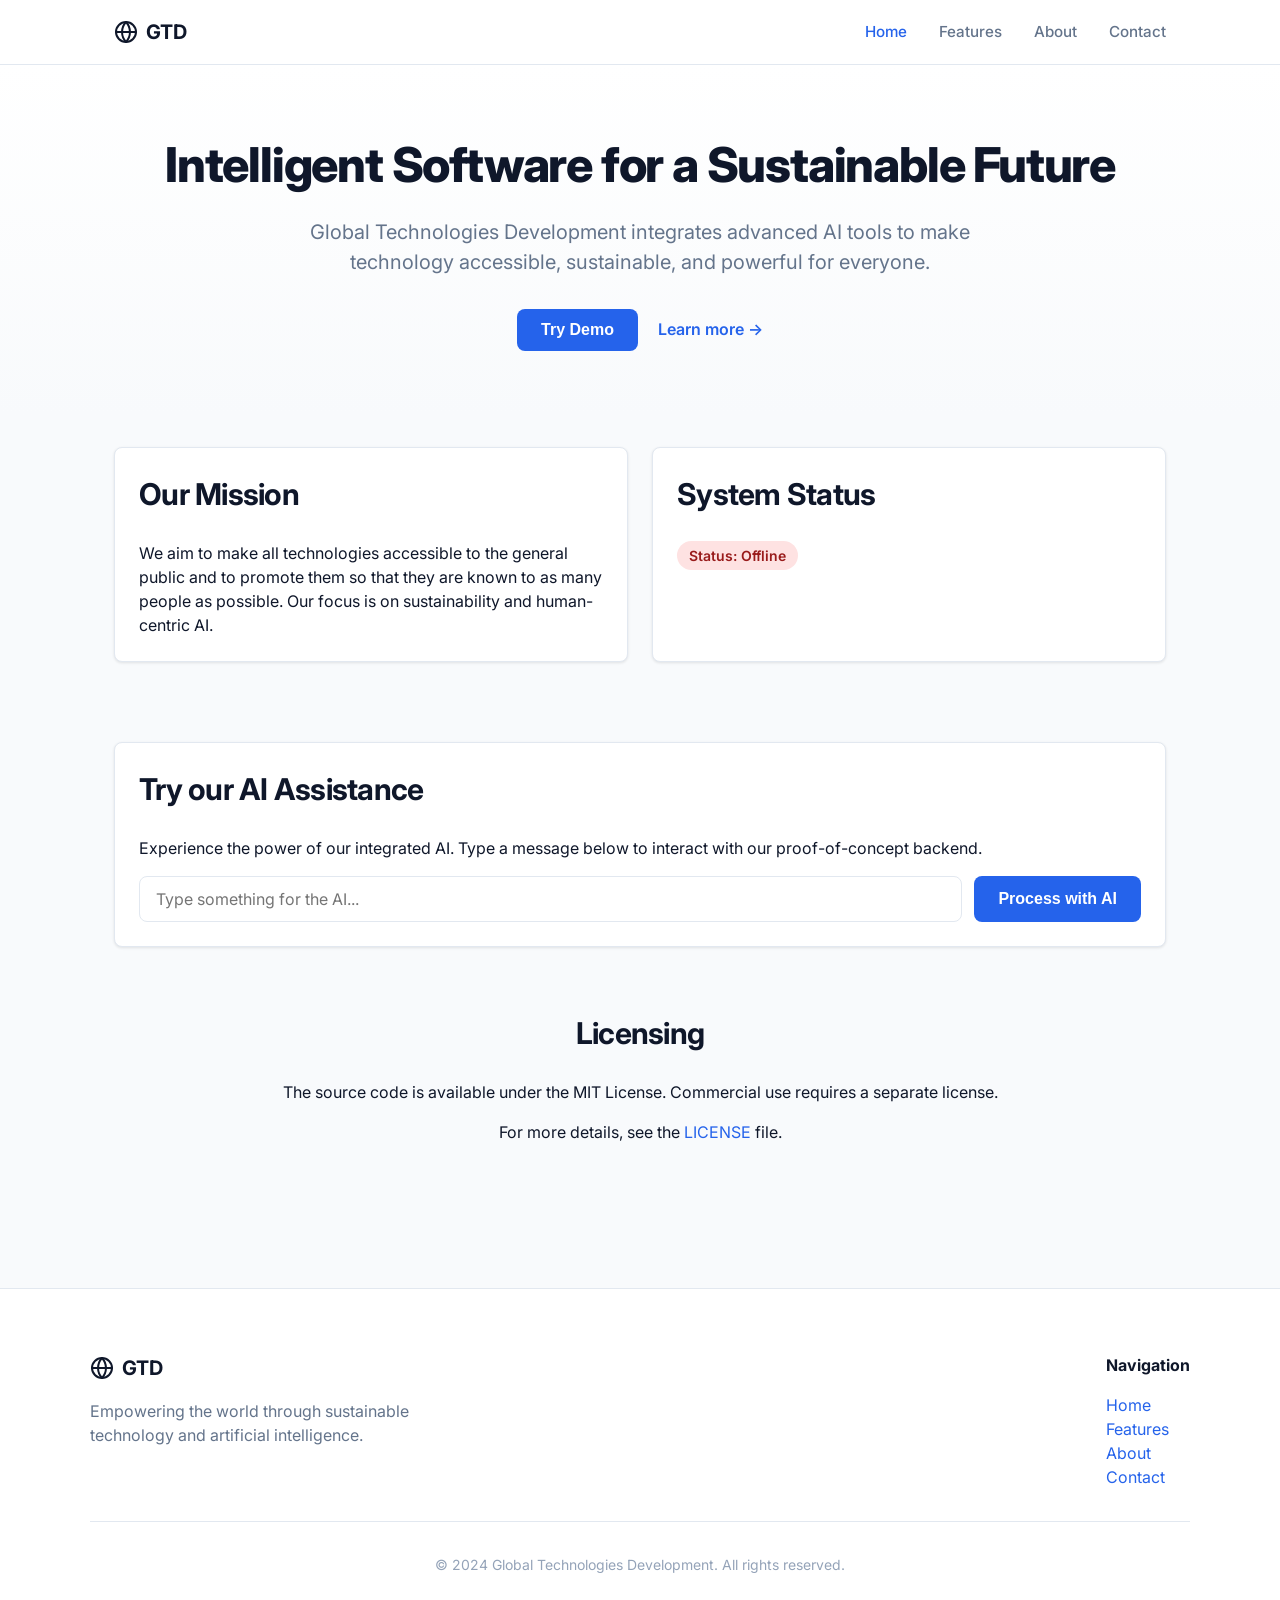
<file: index.html>
<!DOCTYPE html>
<html lang="en">
<head>
    <meta charset="UTF-8">
    <meta name="viewport" content="width=device-width, initial-scale=1.0">
    <title>Global Technologies Development - AI Power</title>
    <link rel="stylesheet" href="style.css">
</head>
<body>
    <nav>
        <div class="nav-container">
            <a href="index.html" class="logo">
                <svg width="24" height="24" viewBox="0 0 24 24" fill="none" stroke="currentColor" stroke-width="2" stroke-linecap="round" stroke-linejoin="round"><circle cx="12" cy="12" r="10"></circle><line x1="2" y1="12" x2="22" y2="12"></line><path d="M12 2a15.3 15.3 0 0 1 4 10 15.3 15.3 0 0 1-4 10 15.3 15.3 0 0 1-4-10 15.3 15.3 0 0 1 4-10z"></path></svg>
                GTD
            </a>
            <div class="nav-links">
                <a href="index.html" class="active">Home</a>
                <a href="features.html">Features</a>
                <a href="about.html">About</a>
                <a href="contact.html">Contact</a>
            </div>
        </div>
    </nav>

    <header class="hero">
        <h1>Intelligent Software for a Sustainable Future</h1>
        <p>Global Technologies Development integrates advanced AI tools to make technology accessible, sustainable, and powerful for everyone.</p>
        <div class="hero-actions">
            <a href="#demo"><button>Try Demo</button></a>
            <a href="features.html" style="margin-left: 1rem; font-weight: 600;">Learn more &rarr;</a>
        </div>
    </header>

    <main>
        <div class="grid">
            <section id="about" class="card">
                <h2>Our Mission</h2>
                <p>
                    We aim to make all technologies accessible to the general public and to promote them so that they are known to as many people as possible. Our focus is on sustainability and human-centric AI.
                </p>
            </section>

            <section id="ai-status" class="card">
                <h2>System Status</h2>
                <div id="backend-container">
                    <span id="backend-status" class="status-badge status-offline">Checking status...</span>
                </div>
                <p id="tf-version" style="margin-top: 1rem; font-size: 0.875rem; color: var(--muted);"></p>
            </section>
        </div>

        <section id="demo" class="card" style="margin-top: 2rem;">
            <h2>Try our AI Assistance</h2>
            <p>Experience the power of our integrated AI. Type a message below to interact with our proof-of-concept backend.</p>
            <div class="input-group">
                <input type="text" id="user-input" placeholder="Type something for the AI...">
                <button id="predict-btn">Process with AI</button>
            </div>
            <div id="prediction-container" style="margin-top: 1.5rem; display: none;">
                <p style="font-weight: 600; margin-bottom: 0.5rem;">AI Response:</p>
                <div id="prediction-result" class="card" style="background-color: var(--background); border-style: dashed;"></div>
            </div>
        </section>

        <section id="licensing" style="text-align: center; margin-top: 4rem;">
            <h2>Licensing</h2>
            <p>
                The source code is available under the MIT License. Commercial use requires a separate license.
            </p>
            <p style="margin-top: 1rem;">
                For more details, see the <a href="LICENSE">LICENSE</a> file.
            </p>
        </section>
    </main>

    <footer>
        <div class="footer-content">
            <div class="footer-info">
                <div class="logo">
                    <svg width="24" height="24" viewBox="0 0 24 24" fill="none" stroke="currentColor" stroke-width="2" stroke-linecap="round" stroke-linejoin="round"><circle cx="12" cy="12" r="10"></circle><line x1="2" y1="12" x2="22" y2="12"></line><path d="M12 2a15.3 15.3 0 0 1 4 10 15.3 15.3 0 0 1-4 10 15.3 15.3 0 0 1-4-10 15.3 15.3 0 0 1 4-10z"></path></svg>
                    GTD
                </div>
                <p>Empowering the world through sustainable technology and artificial intelligence.</p>
            </div>
            <div class="footer-links">
                <h4 style="margin-bottom: 1rem;">Navigation</h4>
                <ul style="list-style: none;">
                    <li><a href="index.html">Home</a></li>
                    <li><a href="features.html">Features</a></li>
                    <li><a href="about.html">About</a></li>
                    <li><a href="contact.html">Contact</a></li>
                </ul>
            </div>
        </div>
        <div class="footer-bottom">
            <p>&copy; 2024 Global Technologies Development. All rights reserved.</p>
        </div>
    </footer>
    <script src="frontend/js/main.js"></script>
</body>
</html>
</file>
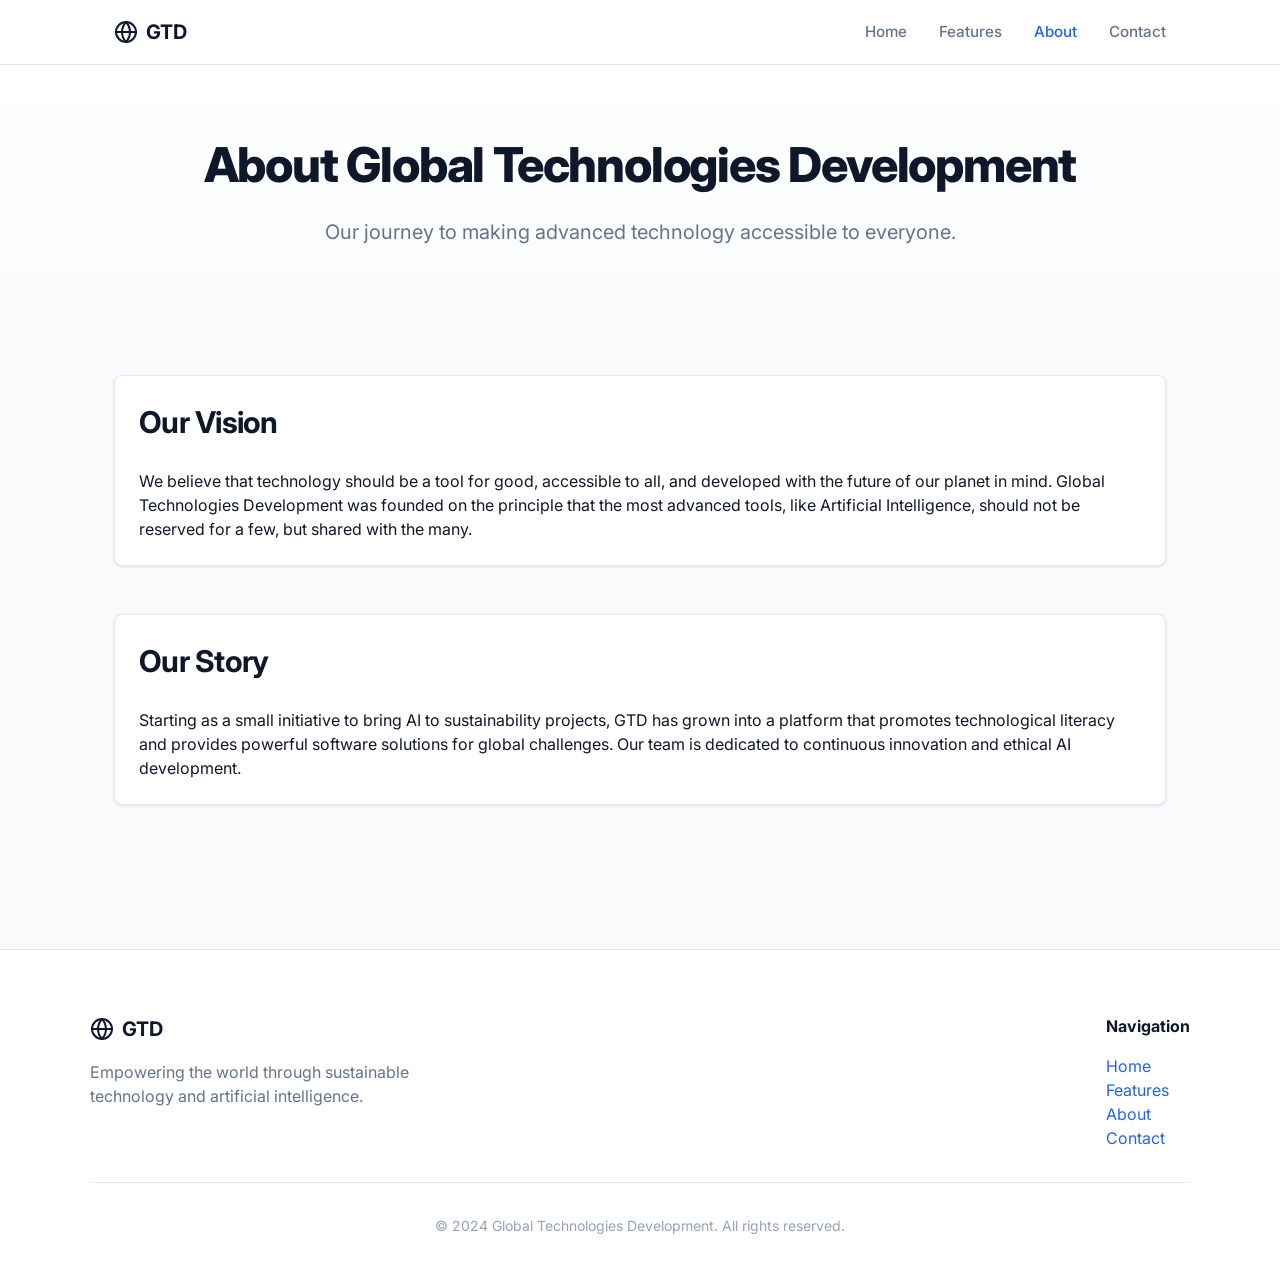
<file: about.html>
<!DOCTYPE html>
<html lang="en">
<head>
    <meta charset="UTF-8">
    <meta name="viewport" content="width=device-width, initial-scale=1.0">
    <title>About Us - Global Technologies Development</title>
    <link rel="stylesheet" href="style.css">
</head>
<body>
    <nav>
        <div class="nav-container">
            <a href="index.html" class="logo">
                <svg width="24" height="24" viewBox="0 0 24 24" fill="none" stroke="currentColor" stroke-width="2" stroke-linecap="round" stroke-linejoin="round"><circle cx="12" cy="12" r="10"></circle><line x1="2" y1="12" x2="22" y2="12"></line><path d="M12 2a15.3 15.3 0 0 1 4 10 15.3 15.3 0 0 1-4 10 15.3 15.3 0 0 1-4-10 15.3 15.3 0 0 1 4-10z"></path></svg>
                GTD
            </a>
            <div class="nav-links">
                <a href="index.html">Home</a>
                <a href="features.html">Features</a>
                <a href="about.html" class="active">About</a>
                <a href="contact.html">Contact</a>
            </div>
        </div>
    </nav>

    <header class="hero">
        <h1>About Global Technologies Development</h1>
        <p>Our journey to making advanced technology accessible to everyone.</p>
    </header>

    <main>
        <section class="card">
            <h2>Our Vision</h2>
            <p>We believe that technology should be a tool for good, accessible to all, and developed with the future of our planet in mind. Global Technologies Development was founded on the principle that the most advanced tools, like Artificial Intelligence, should not be reserved for a few, but shared with the many.</p>
        </section>

        <section class="card">
            <h2>Our Story</h2>
            <p>Starting as a small initiative to bring AI to sustainability projects, GTD has grown into a platform that promotes technological literacy and provides powerful software solutions for global challenges. Our team is dedicated to continuous innovation and ethical AI development.</p>
        </section>
    </main>

    <footer>
        <div class="footer-content">
            <div class="footer-info">
                <div class="logo">
                    <svg width="24" height="24" viewBox="0 0 24 24" fill="none" stroke="currentColor" stroke-width="2" stroke-linecap="round" stroke-linejoin="round"><circle cx="12" cy="12" r="10"></circle><line x1="2" y1="12" x2="22" y2="12"></line><path d="M12 2a15.3 15.3 0 0 1 4 10 15.3 15.3 0 0 1-4 10 15.3 15.3 0 0 1-4-10 15.3 15.3 0 0 1 4-10z"></path></svg>
                    GTD
                </div>
                <p>Empowering the world through sustainable technology and artificial intelligence.</p>
            </div>
            <div class="footer-links">
                <h4 style="margin-bottom: 1rem;">Navigation</h4>
                <ul style="list-style: none;">
                    <li><a href="index.html">Home</a></li>
                    <li><a href="features.html">Features</a></li>
                    <li><a href="about.html">About</a></li>
                    <li><a href="contact.html">Contact</a></li>
                </ul>
            </div>
        </div>
        <div class="footer-bottom">
            <p>&copy; 2024 Global Technologies Development. All rights reserved.</p>
        </div>
    </footer>
    <script src="frontend/js/main.js"></script>
</body>
</html>
</file>
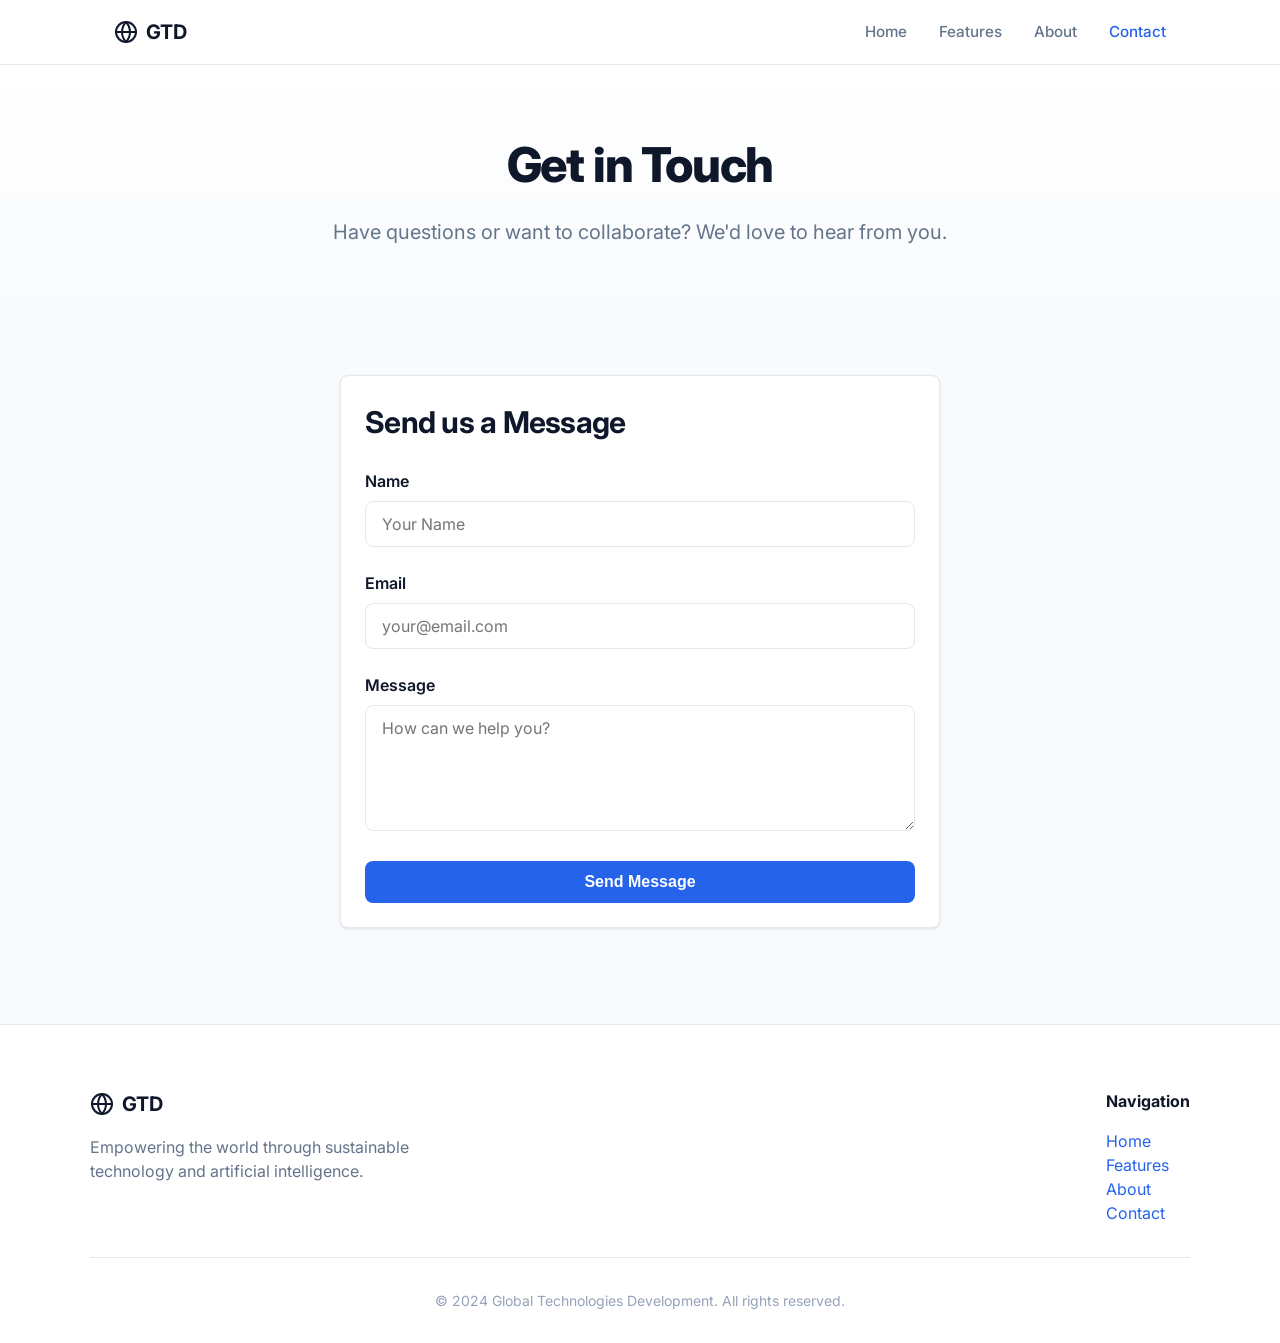
<file: contact.html>
<!DOCTYPE html>
<html lang="en">
<head>
    <meta charset="UTF-8">
    <meta name="viewport" content="width=device-width, initial-scale=1.0">
    <title>Contact Us - Global Technologies Development</title>
    <link rel="stylesheet" href="style.css">
</head>
<body>
    <nav>
        <div class="nav-container">
            <a href="index.html" class="logo">
                <svg width="24" height="24" viewBox="0 0 24 24" fill="none" stroke="currentColor" stroke-width="2" stroke-linecap="round" stroke-linejoin="round"><circle cx="12" cy="12" r="10"></circle><line x1="2" y1="12" x2="22" y2="12"></line><path d="M12 2a15.3 15.3 0 0 1 4 10 15.3 15.3 0 0 1-4 10 15.3 15.3 0 0 1-4-10 15.3 15.3 0 0 1 4-10z"></path></svg>
                GTD
            </a>
            <div class="nav-links">
                <a href="index.html">Home</a>
                <a href="features.html">Features</a>
                <a href="about.html">About</a>
                <a href="contact.html" class="active">Contact</a>
            </div>
        </div>
    </nav>

    <header class="hero">
        <h1>Get in Touch</h1>
        <p>Have questions or want to collaborate? We'd love to hear from you.</p>
    </header>

    <main>
        <section class="card" style="max-width: 600px; margin: 0 auto;">
            <h2>Send us a Message</h2>
            <form id="contact-form">
                <div style="margin-bottom: 1.5rem;">
                    <label for="name" style="display: block; margin-bottom: 0.5rem; font-weight: 600;">Name</label>
                    <input type="text" id="name" placeholder="Your Name" required>
                </div>
                <div style="margin-bottom: 1.5rem;">
                    <label for="email" style="display: block; margin-bottom: 0.5rem; font-weight: 600;">Email</label>
                    <input type="email" id="email" placeholder="your@email.com" required>
                </div>
                <div style="margin-bottom: 1.5rem;">
                    <label for="message" style="display: block; margin-bottom: 0.5rem; font-weight: 600;">Message</label>
                    <textarea id="message" rows="5" placeholder="How can we help you?" style="width: 100%; padding: 0.75rem 1rem; border: 1px solid var(--border); border-radius: var(--radius); font-family: inherit; font-size: 1rem;"></textarea>
                </div>
                <button type="submit" style="width: 100%;">Send Message</button>
            </form>
            <div id="form-feedback" style="margin-top: 1rem; display: none;" class="card">
                <p style="color: var(--accent); font-weight: 600;">Thank you! Your message has been sent.</p>
            </div>
        </section>
    </main>

    <footer>
        <div class="footer-content">
            <div class="footer-info">
                <div class="logo">
                    <svg width="24" height="24" viewBox="0 0 24 24" fill="none" stroke="currentColor" stroke-width="2" stroke-linecap="round" stroke-linejoin="round"><circle cx="12" cy="12" r="10"></circle><line x1="2" y1="12" x2="22" y2="12"></line><path d="M12 2a15.3 15.3 0 0 1 4 10 15.3 15.3 0 0 1-4 10 15.3 15.3 0 0 1-4-10 15.3 15.3 0 0 1 4-10z"></path></svg>
                    GTD
                </div>
                <p>Empowering the world through sustainable technology and artificial intelligence.</p>
            </div>
            <div class="footer-links">
                <h4 style="margin-bottom: 1rem;">Navigation</h4>
                <ul style="list-style: none;">
                    <li><a href="index.html">Home</a></li>
                    <li><a href="features.html">Features</a></li>
                    <li><a href="about.html">About</a></li>
                    <li><a href="contact.html">Contact</a></li>
                </ul>
            </div>
        </div>
        <div class="footer-bottom">
            <p>&copy; 2024 Global Technologies Development. All rights reserved.</p>
        </div>
    </footer>
    <script>
        document.getElementById('contact-form').addEventListener('submit', (e) => {
            e.preventDefault();
            document.getElementById('contact-form').style.display = 'none';
            document.getElementById('form-feedback').style.display = 'block';
        });
    </script>
    <script src="frontend/js/main.js"></script>
</body>
</html>
</file>
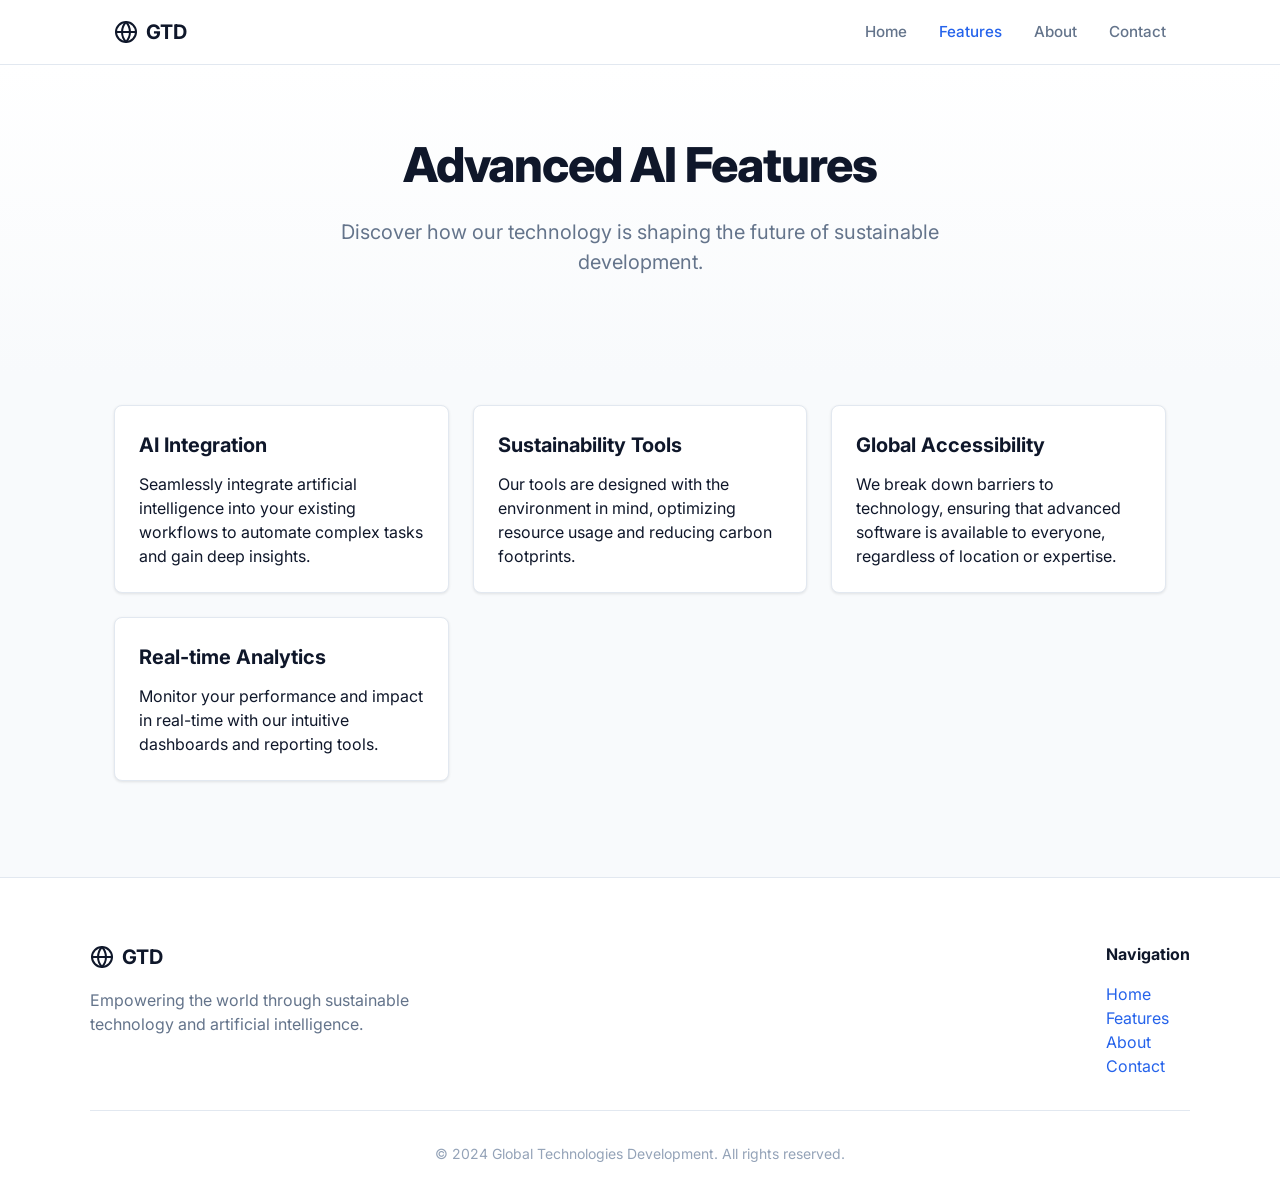
<file: features.html>
<!DOCTYPE html>
<html lang="en">
<head>
    <meta charset="UTF-8">
    <meta name="viewport" content="width=device-width, initial-scale=1.0">
    <title>Features - Global Technologies Development</title>
    <link rel="stylesheet" href="style.css">
</head>
<body>
    <nav>
        <div class="nav-container">
            <a href="index.html" class="logo">
                <svg width="24" height="24" viewBox="0 0 24 24" fill="none" stroke="currentColor" stroke-width="2" stroke-linecap="round" stroke-linejoin="round"><circle cx="12" cy="12" r="10"></circle><line x1="2" y1="12" x2="22" y2="12"></line><path d="M12 2a15.3 15.3 0 0 1 4 10 15.3 15.3 0 0 1-4 10 15.3 15.3 0 0 1-4-10 15.3 15.3 0 0 1 4-10z"></path></svg>
                GTD
            </a>
            <div class="nav-links">
                <a href="index.html">Home</a>
                <a href="features.html" class="active">Features</a>
                <a href="about.html">About</a>
                <a href="contact.html">Contact</a>
            </div>
        </div>
    </nav>

    <header class="hero">
        <h1>Advanced AI Features</h1>
        <p>Discover how our technology is shaping the future of sustainable development.</p>
    </header>

    <main>
        <div class="grid">
            <div class="card">
                <h3>AI Integration</h3>
                <p>Seamlessly integrate artificial intelligence into your existing workflows to automate complex tasks and gain deep insights.</p>
            </div>
            <div class="card">
                <h3>Sustainability Tools</h3>
                <p>Our tools are designed with the environment in mind, optimizing resource usage and reducing carbon footprints.</p>
            </div>
            <div class="card">
                <h3>Global Accessibility</h3>
                <p>We break down barriers to technology, ensuring that advanced software is available to everyone, regardless of location or expertise.</p>
            </div>
            <div class="card">
                <h3>Real-time Analytics</h3>
                <p>Monitor your performance and impact in real-time with our intuitive dashboards and reporting tools.</p>
            </div>
        </div>
    </main>

    <footer>
        <div class="footer-content">
            <div class="footer-info">
                <div class="logo">
                    <svg width="24" height="24" viewBox="0 0 24 24" fill="none" stroke="currentColor" stroke-width="2" stroke-linecap="round" stroke-linejoin="round"><circle cx="12" cy="12" r="10"></circle><line x1="2" y1="12" x2="22" y2="12"></line><path d="M12 2a15.3 15.3 0 0 1 4 10 15.3 15.3 0 0 1-4 10 15.3 15.3 0 0 1-4-10 15.3 15.3 0 0 1 4-10z"></path></svg>
                    GTD
                </div>
                <p>Empowering the world through sustainable technology and artificial intelligence.</p>
            </div>
            <div class="footer-links">
                <h4 style="margin-bottom: 1rem;">Navigation</h4>
                <ul style="list-style: none;">
                    <li><a href="index.html">Home</a></li>
                    <li><a href="features.html">Features</a></li>
                    <li><a href="about.html">About</a></li>
                    <li><a href="contact.html">Contact</a></li>
                </ul>
            </div>
        </div>
        <div class="footer-bottom">
            <p>&copy; 2024 Global Technologies Development. All rights reserved.</p>
        </div>
    </footer>
    <script src="frontend/js/main.js"></script>
</body>
</html>
</file>
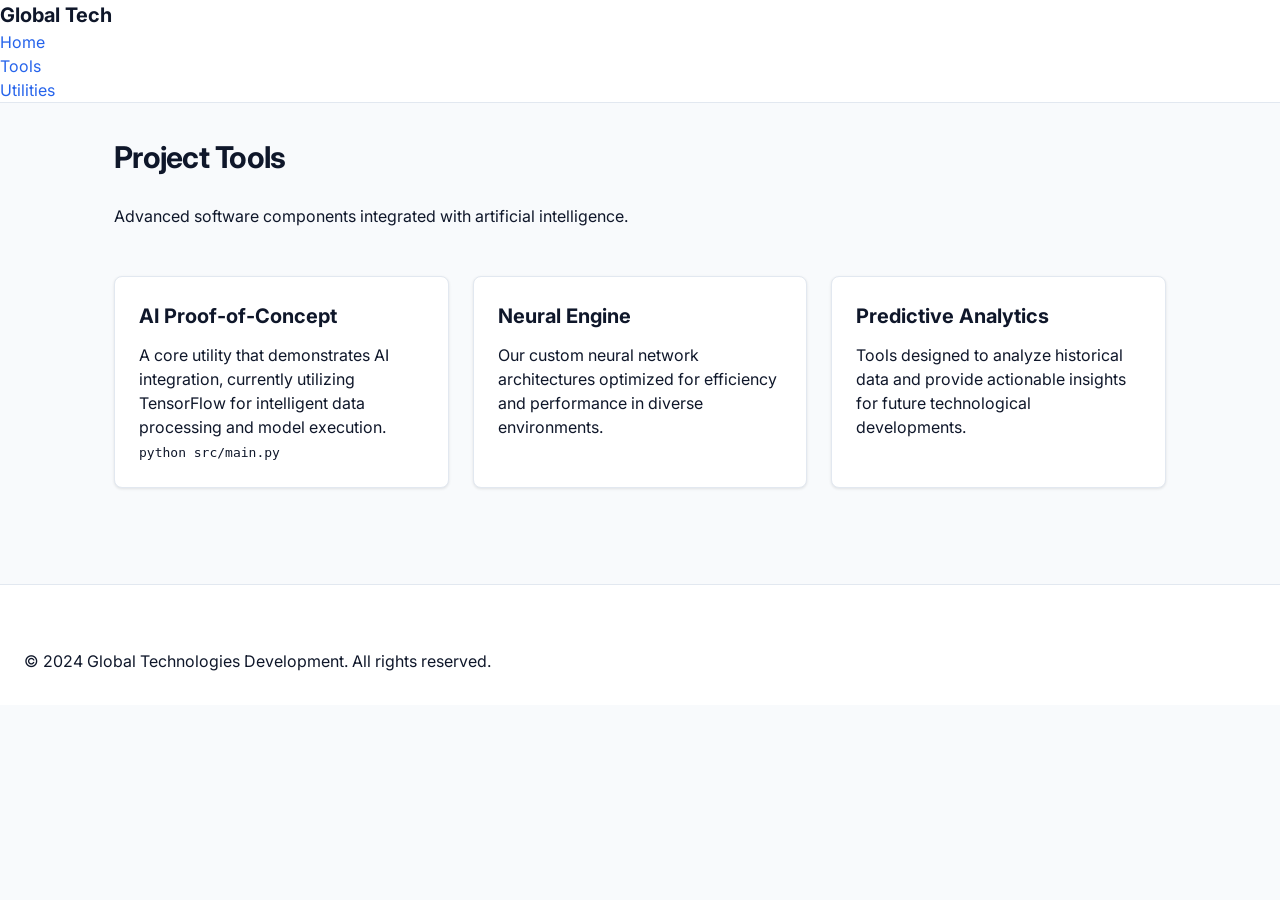
<file: tools.html>
<!DOCTYPE html>
<html lang="en">
<head>
    <meta charset="UTF-8">
    <meta name="viewport" content="width=device-width, initial-scale=1.0">
    <title>Tools - Global Technologies Development</title>
    <link rel="stylesheet" href="style.css">
</head>
<body>
    <nav>
        <a href="index.html" class="logo">Global Tech</a>
        <ul>
            <li><a href="index.html">Home</a></li>
            <li><a href="tools.html">Tools</a></li>
            <li><a href="utilities.html">Utilities</a></li>
        </ul>
    </nav>

    <main>
        <section class="section-title">
            <h2>Project Tools</h2>
            <p>Advanced software components integrated with artificial intelligence.</p>
        </section>

        <div class="grid">
            <div class="card">
                <h3>AI Proof-of-Concept</h3>
                <p>A core utility that demonstrates AI integration, currently utilizing TensorFlow for intelligent data processing and model execution.</p>
                <code>python src/main.py</code>
            </div>
            <div class="card">
                <h3>Neural Engine</h3>
                <p>Our custom neural network architectures optimized for efficiency and performance in diverse environments.</p>
            </div>
            <div class="card">
                <h3>Predictive Analytics</h3>
                <p>Tools designed to analyze historical data and provide actionable insights for future technological developments.</p>
            </div>
        </div>
    </main>

    <footer>
        <p>&copy; 2024 Global Technologies Development. All rights reserved.</p>
    </footer>
</body>
</html>
</file>
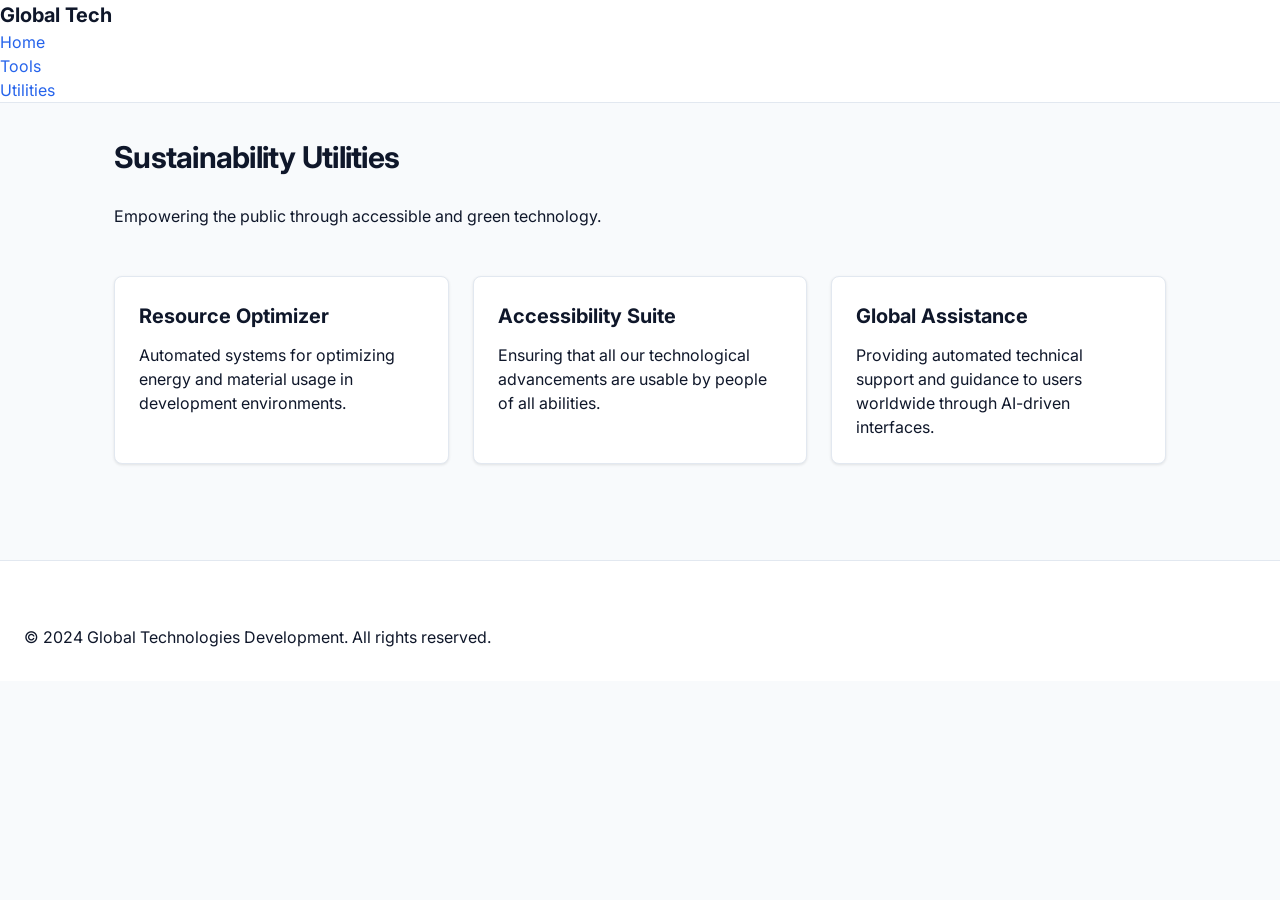
<file: utilities.html>
<!DOCTYPE html>
<html lang="en">
<head>
    <meta charset="UTF-8">
    <meta name="viewport" content="width=device-width, initial-scale=1.0">
    <title>Utilities - Global Technologies Development</title>
    <link rel="stylesheet" href="style.css">
</head>
<body>
    <nav>
        <a href="index.html" class="logo">Global Tech</a>
        <ul>
            <li><a href="index.html">Home</a></li>
            <li><a href="tools.html">Tools</a></li>
            <li><a href="utilities.html">Utilities</a></li>
        </ul>
    </nav>

    <main>
        <section class="section-title">
            <h2>Sustainability Utilities</h2>
            <p>Empowering the public through accessible and green technology.</p>
        </section>

        <div class="grid">
            <div class="card">
                <h3>Resource Optimizer</h3>
                <p>Automated systems for optimizing energy and material usage in development environments.</p>
            </div>
            <div class="card">
                <h3>Accessibility Suite</h3>
                <p>Ensuring that all our technological advancements are usable by people of all abilities.</p>
            </div>
            <div class="card">
                <h3>Global Assistance</h3>
                <p>Providing automated technical support and guidance to users worldwide through AI-driven interfaces.</p>
            </div>
        </div>
    </main>

    <footer>
        <p>&copy; 2024 Global Technologies Development. All rights reserved.</p>
    </footer>
</body>
</html>
</file>
<file: style.css>
@import url('https://fonts.googleapis.com/css2?family=Inter:wght@300;400;600;700&display=swap');

:root {
    --primary: #2563eb;
    --primary-hover: #1d4ed8;
    --secondary: #64748b;
    --accent: #10b981;
    --background: #f8fafc;
    --foreground: #0f172a;
    --card: #ffffff;
    --card-foreground: #1e293b;
    --border: #e2e8f0;
    --muted: #64748b;
    --muted-foreground: #94a3b8;
    --radius: 0.5rem;
}

* {
    margin: 0;
    padding: 0;
    box-sizing: border-box;
}

body {
    font-family: 'Inter', -apple-system, BlinkMacSystemFont, "Segoe UI", Roboto, Helvetica, Arial, sans-serif;
    background-color: var(--background);
    color: var(--foreground);
    line-height: 1.5;
    -webkit-font-smoothing: antialiased;
}

a {
    color: var(--primary);
    text-decoration: none;
    transition: color 0.2s;
}

a:hover {
    color: var(--primary-hover);
}

/* Navigation */
nav {
    background-color: var(--card);
    border-bottom: 1px solid var(--border);
    position: sticky;
    top: 0;
    z-index: 50;
    width: 100%;
}

.nav-container {
    max-width: 1100px;
    margin: 0 auto;
    padding: 0 1.5rem;
    height: 4rem;
    display: flex;
    align-items: center;
    justify-content: space-between;
}

.logo {
    font-weight: 700;
    font-size: 1.25rem;
    color: var(--foreground);
    display: flex;
    align-items: center;
    gap: 0.5rem;
}

.nav-links {
    display: flex;
    gap: 2rem;
}

.nav-links a {
    color: var(--secondary);
    font-weight: 500;
    font-size: 0.95rem;
}

.nav-links a:hover, .nav-links a.active {
    color: var(--primary);
}

/* Hero Section */
.hero {
    background: linear-gradient(to bottom, #ffffff, var(--background));
    padding: 4rem 1.5rem;
    text-align: center;
}

.hero h1 {
    font-size: 3rem;
    font-weight: 800;
    letter-spacing: -0.025em;
    margin-bottom: 1rem;
    color: var(--foreground);
}

.hero p {
    font-size: 1.25rem;
    color: var(--secondary);
    max-width: 700px;
    margin: 0 auto 2rem;
}

/* Main Content */
main {
    max-width: 1100px;
    margin: 0 auto;
    padding: 2rem 1.5rem;
}

section {
    margin-bottom: 3rem;
}

h2 {
    font-size: 1.875rem;
    font-weight: 700;
    margin-bottom: 1.5rem;
    color: var(--foreground);
    letter-spacing: -0.025em;
}

/* Cards */
.card {
    background-color: var(--card);
    border: 1px solid var(--border);
    border-radius: var(--radius);
    padding: 1.5rem;
    box-shadow: 0 1px 3px rgba(0,0,0,0.1);
}

.card h3 {
    font-size: 1.25rem;
    margin-bottom: 0.75rem;
}

/* Grid layout */
.grid {
    display: grid;
    grid-template-columns: repeat(auto-fit, minmax(300px, 1fr));
    gap: 1.5rem;
}

/* Form elements */
.input-group {
    display: flex;
    gap: 0.75rem;
    margin-top: 1rem;
}

input[type="text"], input[type="email"], textarea {
    width: 100%;
    padding: 0.75rem 1rem;
    border: 1px solid var(--border);
    border-radius: var(--radius);
    font-family: inherit;
    font-size: 1rem;
    transition: border-color 0.2s;
}

input[type="text"]:focus {
    outline: none;
    border-color: var(--primary);
}

button {
    background-color: var(--primary);
    color: white;
    font-weight: 600;
    padding: 0.75rem 1.5rem;
    border: none;
    border-radius: var(--radius);
    cursor: pointer;
    transition: background-color 0.2s;
    font-size: 1rem;
    white-space: nowrap;
}

button:hover {
    background-color: var(--primary-hover);
}

/* Footer */
footer {
    border-top: 1px solid var(--border);
    padding: 4rem 1.5rem 2rem;
    background-color: var(--card);
    margin-top: 4rem;
}

.footer-content {
    max-width: 1100px;
    margin: 0 auto;
    display: flex;
    justify-content: space-between;
    flex-wrap: wrap;
    gap: 2rem;
}

.footer-info {
    max-width: 400px;
}

.footer-info p {
    color: var(--muted);
    margin-top: 1rem;
}

.footer-bottom {
    max-width: 1100px;
    margin: 2rem auto 0;
    padding-top: 2rem;
    border-top: 1px solid var(--border);
    text-align: center;
    color: var(--muted-foreground);
    font-size: 0.875rem;
}

/* Status indicator */
.status-badge {
    display: inline-flex;
    align-items: center;
    gap: 0.5rem;
    padding: 0.25rem 0.75rem;
    border-radius: 9999px;
    font-size: 0.875rem;
    font-weight: 600;
}

.status-online {
    background-color: #dcfce7;
    color: #166534;
}

.status-offline {
    background-color: #fee2e2;
    color: #991b1b;
}

/* Animations */
@keyframes fadeIn {
    from { opacity: 0; transform: translateY(10px); }
    to { opacity: 1; transform: translateY(0); }
}

section {
    animation: fadeIn 0.5s ease-out forwards;
}
</file>
